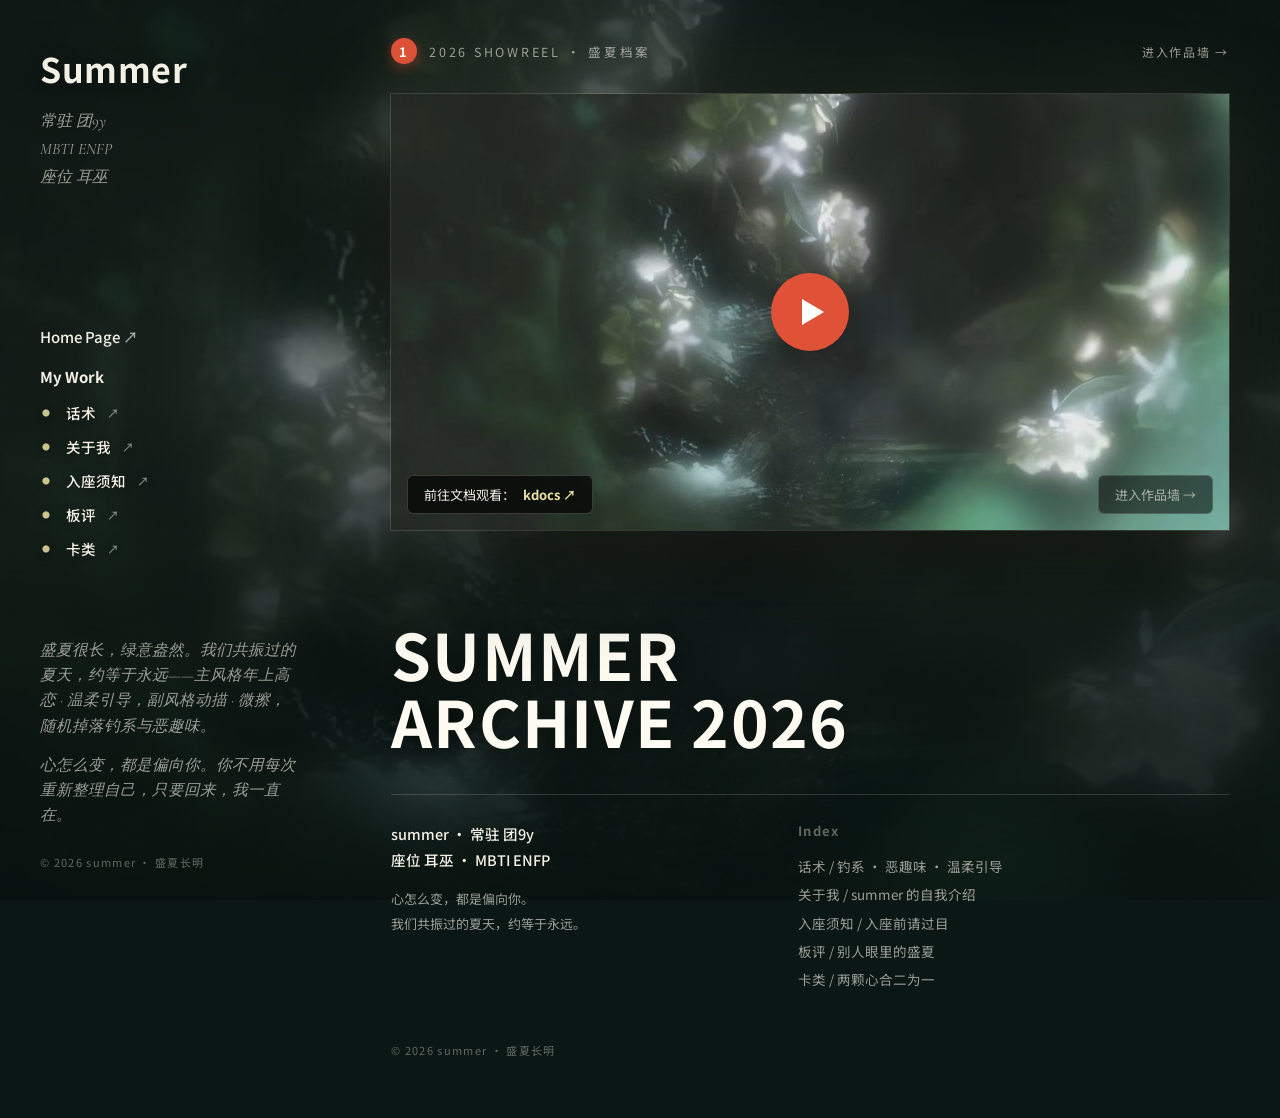
<file: index.html>
<!DOCTYPE html>
<html lang="zh-CN">
<head>
<meta charset="UTF-8">
<meta name="viewport" content="width=device-width, initial-scale=1.0">
<title>Summer · 盛夏档案</title>
<meta name="description" content="summer 的盛夏档案 — 心怎么变，都是偏向你。我们共振过的夏天约等于永远。">
<link rel="preconnect" href="https://fonts.googleapis.com">
<link rel="preconnect" href="https://fonts.gstatic.com" crossorigin>
<link href="https://fonts.googleapis.com/css2?family=Cormorant+Garamond:ital,wght@0,500;0,600;1,500;1,600&family=Noto+Sans+SC:wght@400;500;700&display=swap" rel="stylesheet">
<link rel="icon" href="data:image/svg+xml,%3Csvg xmlns='http://www.w3.org/2000/svg' viewBox='0 0 64 64'%3E%3Crect width='64' height='64' rx='14' fill='%230d3f4a'/%3E%3Ctext x='32' y='44' font-family='Georgia' font-style='italic' font-size='34' fill='%23f4f1e8' text-anchor='middle'%3ES%3C/text%3E%3C/svg%3E">
<link rel="stylesheet" href="assets/v4/style.css">
</head>
<body class="home" id="top">

  <!-- ══ 左侧固定侧栏（暗） ══ -->
  <aside class="side">
    <div class="side-top">
      <h1 class="name">Summer</h1>
      <p class="roles">常驻 团9y<br>MBTI ENFP<br>座位 耳巫</p>
    </div>

    <nav class="menu">
      <a class="home-link" href="#top">Home Page <span>↗</span></a>
      <span class="mw">My Work</span>
      <a class="item" href="work.html#ju1"><i>●</i>话术 <span>↗</span></a>
      <a class="item" href="work.html#ju2"><i>●</i>关于我 <span>↗</span></a>
      <a class="item" href="work.html#ju3"><i>●</i>入座须知 <span>↗</span></a>
      <a class="item" href="work.html#ju5"><i>●</i>板评 <span>↗</span></a>
      <a class="item" href="work.html#ju6"><i>●</i>卡类 <span>↗</span></a>
    </nav>

    <div class="bio">
      <p>盛夏很长，绿意盎然。我们共振过的夏天，约等于永远——主风格年上高恋 · 温柔引导，副风格动描 · 微擦，随机掉落钓系与恶趣味。</p>
      <p>心怎么变，都是偏向你。你不用每次重新整理自己，只要回来，我一直在。</p>
    </div>

    <span class="copy">© 2026 summer · 盛夏长明</span>
  </aside>

  <!-- ══ 右侧：暗色 SHOWREEL 首页 ══ -->
  <main class="stage">

    <div class="reel-head"><i class="dot">1</i>2026 SHOWREEL · 盛夏档案<a class="wall-link" href="work.html">进入作品墙 →</a></div>

    <a class="player" href="https://www.kdocs.cn/l/crAFPtKs0fEg" target="_blank" rel="noopener">
      <img src="assets/v2/dark-bloom.jpg" alt="暗夜花影">
      <span class="play"><b></b></span>
      <span class="pill">前往文档观看：<b>kdocs ↗</b></span>
      <span class="pill-wall">进入作品墙 →</span>
    </a>

    <footer class="foot">
      <h2 class="f-title">SUMMER<br>ARCHIVE 2026</h2>
      <div class="f-cols">
        <div class="f-left">
          <p class="f-line">summer · 常驻 团9y<br>座位 耳巫 · MBTI ENFP</p>
          <p class="f-quote">心怎么变，都是偏向你。<br>我们共振过的夏天，约等于永远。</p>
        </div>
        <div class="f-index">
          <b>Index</b>
          <a href="work.html#ju1">话术 / 钓系 · 恶趣味 · 温柔引导</a>
          <a href="work.html#ju2">关于我 / summer 的自我介绍</a>
          <a href="work.html#ju3">入座须知 / 入座前请过目</a>
          <a href="work.html#ju5">板评 / 别人眼里的盛夏</a>
          <a href="work.html#ju6">卡类 / 两颗心合二为一</a>
        </div>
      </div>
      <div class="foot-end">© 2026 summer · 盛夏长明</div>
    </footer>

  </main>

</body>
</html>
</file>
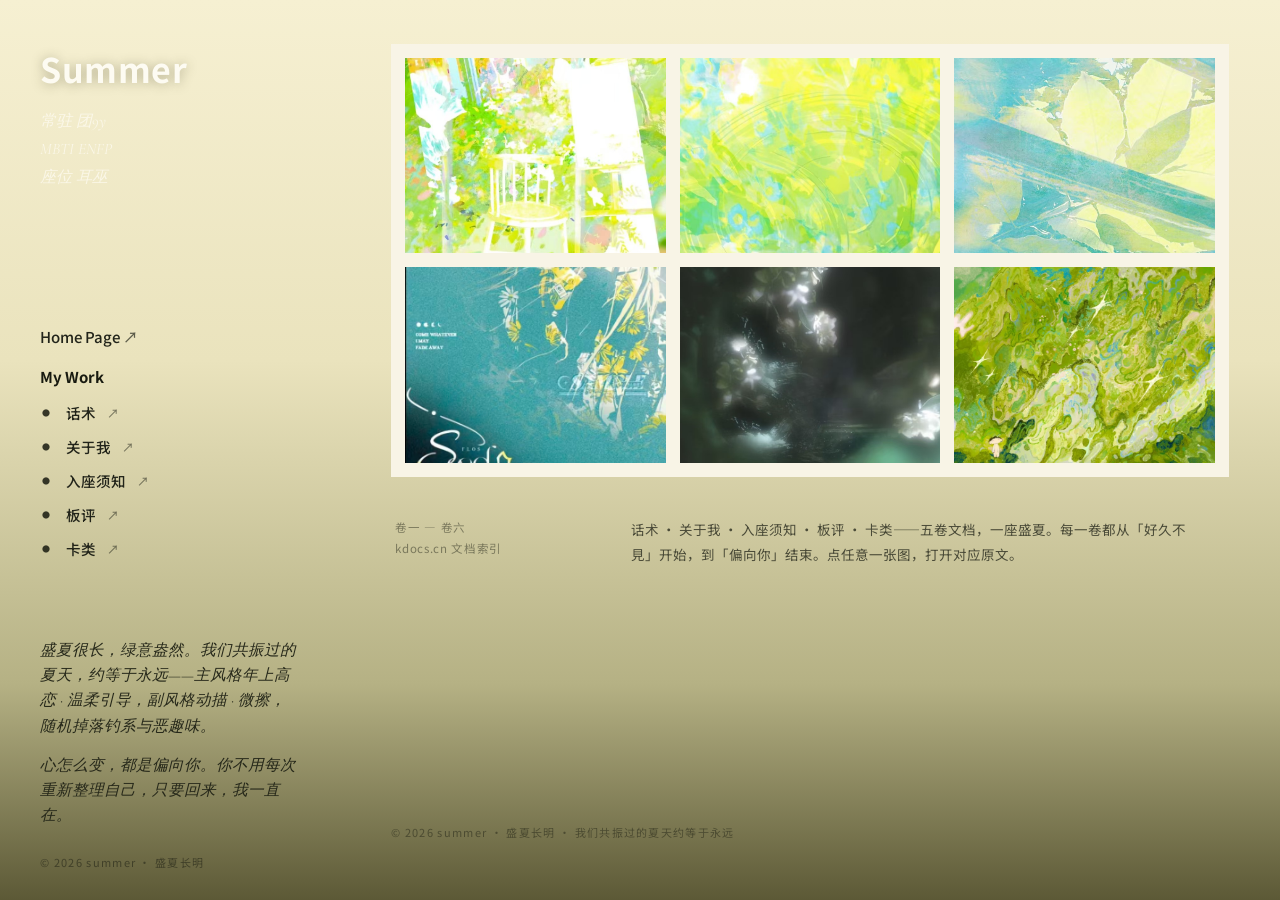
<file: work.html>
<!DOCTYPE html>
<html lang="zh-CN">
<head>
<meta charset="UTF-8">
<meta name="viewport" content="width=device-width, initial-scale=1.0">
<title>Summer · 作品墙</title>
<meta name="description" content="summer 的作品墙 — 关于我 · 入座须知 · 板评 · 卡类。">
<link rel="preconnect" href="https://fonts.googleapis.com">
<link rel="preconnect" href="https://fonts.gstatic.com" crossorigin>
<link href="https://fonts.googleapis.com/css2?family=Cormorant+Garamond:ital,wght@0,500;0,600;1,500;1,600&family=Noto+Sans+SC:wght@400;500;700&display=swap" rel="stylesheet">
<link rel="icon" href="data:image/svg+xml,%3Csvg xmlns='http://www.w3.org/2000/svg' viewBox='0 0 64 64'%3E%3Crect width='64' height='64' rx='14' fill='%23e8e0b8'/%3E%3Ctext x='32' y='44' font-family='Georgia' font-style='italic' font-size='34' fill='%23222418' text-anchor='middle'%3ES%3C/text%3E%3C/svg%3E">
<link rel="stylesheet" href="assets/v4/style.css">
</head>
<body class="work" id="top">

  <!-- ══ 左侧固定侧栏（亮） ══ -->
  <aside class="side">
    <div class="side-top">
      <h1 class="name">Summer</h1>
      <p class="roles">常驻 团9y<br>MBTI ENFP<br>座位 耳巫</p>
    </div>

    <nav class="menu">
      <a class="home-link" href="index.html">Home Page <span>↗</span></a>
      <span class="mw">My Work</span>
      <a class="item" href="#ju1" data-t="ju1"><i>●</i>话术 <span>↗</span></a>
      <a class="item" href="#ju2" data-t="ju2"><i>●</i>关于我 <span>↗</span></a>
      <a class="item" href="#ju3" data-t="ju3"><i>●</i>入座须知 <span>↗</span></a>
      <a class="item" href="#ju5" data-t="ju5"><i>●</i>板评 <span>↗</span></a>
      <a class="item" href="#ju6" data-t="ju6"><i>●</i>卡类 <span>↗</span></a>
    </nav>

    <div class="bio">
      <p>盛夏很长，绿意盎然。我们共振过的夏天，约等于永远——主风格年上高恋 · 温柔引导，副风格动描 · 微擦，随机掉落钓系与恶趣味。</p>
      <p>心怎么变，都是偏向你。你不用每次重新整理自己，只要回来，我一直在。</p>
    </div>

    <span class="copy">© 2026 summer · 盛夏长明</span>
  </aside>

  <!-- ══ 右侧：亮色网格作品墙 ══ -->
  <main class="stage">

    <div class="wall">
      <div class="row">
        <a class="tile" id="ju2" href="https://www.kdocs.cn/l/crAFPtKs0fEg" target="_blank" rel="noopener">
          <img src="assets/v2/chair.jpg" alt="白椅与花影"><span class="tag">卷二 · 关于我 ↗</span>
        </a>
        <a class="tile" id="ju3" href="https://www.kdocs.cn/l/crAFPtKs0fEg" target="_blank" rel="noopener">
          <img src="assets/v2/watercolor.jpg" alt="黄绿水色"><span class="tag">卷三 · 入座须知 ↗</span>
        </a>
        <a class="tile" id="ju5" href="https://www.kdocs.cn/l/chiHUwOdiJny" target="_blank" rel="noopener">
          <img src="assets/v2/leaves.jpg" alt="青叶光影"><span class="tag">卷五 · 板评 ↗</span>
        </a>
      </div>
      <div class="row">
        <a class="tile" id="ju1" href="https://www.kdocs.cn/l/cnFs3dIdDWgi" target="_blank" rel="noopener">
          <img src="assets/v2/seedcase.jpg" alt="Seed Case 青蓝海报"><span class="tag">卷一 · 话术 ↗</span>
        </a>
        <a class="tile dark" href="https://www.kdocs.cn/l/crAFPtKs0fEg" target="_blank" rel="noopener">
          <img src="assets/v2/dark-bloom.jpg" alt="暗夜花影"><span class="tag">盛夏总档 ↗</span>
        </a>
        <a class="tile" id="ju6" href="https://www.kdocs.cn/l/cvy4T6u420QU" target="_blank" rel="noopener">
          <img src="assets/v2/marble.jpg" alt="盛夏长明 · 绿意纹样"><span class="tag">卷六 · 卡类 ↗</span>
        </a>
      </div>
    </div>

    <div class="cap">
      <div class="cap-meta">卷一 — 卷六<br><span>kdocs.cn 文档索引</span></div>
      <div class="cap-txt">
        <p>话术 · 关于我 · 入座须知 · 板评 · 卡类——五卷文档，一座盛夏。每一卷都从「好久不見」开始，到「偏向你」结束。点任意一张图，打开对应原文。</p>
      </div>
    </div>

    <div class="w-foot">© 2026 summer · 盛夏长明 · 我们共振过的夏天约等于永远</div>

  </main>

<script>
  // 根据 hash 高亮对应菜单项并脉冲对应图块
  var id = (location.hash || '').replace('#', '');
  if (id) {
    var tile = document.getElementById(id);
    if (tile) {
      tile.classList.add('pulse');
      setTimeout(function(){ tile.classList.remove('pulse'); }, 2400);
      var link = document.querySelector('.menu .item[data-t="' + id + '"]');
      if (link) link.classList.add('active');
    }
  }
</script>
</body>
</html>
</file>
<file: assets/v4/style.css>
/* ═══════════════════════════════════════════════════════
   Summer Atelier v4 — 再次对照 Leyang Zhang 参考图迭代
   ① 作品墙改平贴拼贴：无圆角无阴影、米白间隙、横幅比例
   ② 首页「前往文档观看」胶囊移入播放卡内左下角
   ③ 页脚大字改粗无衬线；顶部胶囊改橙红圆点
   ═══════════════════════════════════════════════════════ */

:root{
  --side-w: 340px;
  --ink: #f3f0e6;
  --ink-dim: rgba(243,240,230,.62);
  --ink-faint: rgba(243,240,230,.38);
  --gold: #e9e2a2;
  --accent: #e05238;
  --radius: 0px;
}

*{ margin:0; padding:0; box-sizing:border-box; }
html{ scroll-behavior:smooth; }
body{ font-family:'Noto Sans SC', sans-serif; min-height:100vh; }

/* ═══════════ 主题：暗色首页 ═══════════ */
body.home{
  color:var(--ink);
  background:#0a1714;
}
body.home::before{
  content:"";
  position:fixed; inset:0; z-index:-2;
  background:url("../v2/dark-bloom.jpg") center / cover no-repeat;
}
body.home::after{
  content:"";
  position:fixed; inset:0; z-index:-1;
  background:
    radial-gradient(120% 90% at 18% 40%, rgba(6,18,15,.26) 0%, rgba(6,18,15,.6) 62%, rgba(4,12,10,.82) 100%),
    linear-gradient(180deg, rgba(5,14,12,.44) 0%, rgba(5,14,12,.36) 45%, rgba(4,11,9,.72) 100%);
}

/* ═══════════ 主题：亮色作品墙（垂直渐变，底部压暗） ═══════════ */
body.work{
  color:#22241a;
  background:linear-gradient(180deg, #f6f0d2 0%, #eae3bd 40%, #b5b184 76%, #5c5936 100%);
  background-attachment:fixed;
}

/* ═══════════ 侧栏 ═══════════ */
.side{
  position:fixed;
  top:0; left:0; bottom:0;
  width:var(--side-w);
  padding:44px 40px 30px;
  display:flex;
  flex-direction:column;
  z-index:20;
}
.name{
  font-size:34px; font-weight:700; letter-spacing:.5px;
  margin-bottom:14px;
}
.roles{
  font-family:'Cormorant Garamond', serif;
  font-style:italic;
  font-size:16px; line-height:1.75;
}
body.home .name{ color:var(--ink); text-shadow:0 2px 18px rgba(0,0,0,.45); }
body.home .roles{ color:var(--ink-dim); }
body.work .name{ color:#fdfbf2; text-shadow:0 1px 12px rgba(60,58,30,.35); }
body.work .roles{ color:rgba(253,251,242,.75); }

.menu{ margin-top:15vh; display:flex; flex-direction:column; gap:9px; }
.home-link{
  font-size:15px; font-weight:500;
  margin-bottom:10px; width:fit-content;
  text-decoration:none;
}
.home-link span{ opacity:.7; transition:.25s; display:inline-block; }
.home-link:hover span{ transform:translate(3px,-3px); }
.mw{ font-size:15px; font-weight:700; margin-bottom:4px; }
.menu .item{
  display:flex; align-items:center; gap:11px;
  font-size:14.5px; font-weight:500;
  padding:2px 0 2px 26px;
  position:relative; width:fit-content;
  text-decoration:none;
  transition:.25s;
}
.menu .item i{
  position:absolute; left:2px;
  font-size:8px; font-style:normal;
  opacity:.85;
}
.menu .item span{ opacity:.55; font-size:12px; transition:.25s; display:inline-block; }
.menu .item:hover span{ transform:translate(3px,-3px); opacity:1; }

body.home .home-link{ color:var(--ink); }
body.home .mw{ color:var(--ink); }
body.home .item{ color:var(--ink); text-shadow:0 1px 10px rgba(0,0,0,.4); }
body.home .item i{ color:var(--gold); }
body.home .item:hover, body.home .item.active{ color:var(--gold); }

body.work .home-link{ color:#22241a; }
body.work .mw{ color:#181a10; }
body.work .item{ color:#22241a; }
body.work .item i{ color:#181a10; }
body.work .item:hover, body.work .item.active{ color:#000; font-weight:700; }

.bio{
  margin-top:auto; padding-top:40px;
  font-family:'Cormorant Garamond', serif;
  font-style:italic;
  font-size:15.5px; line-height:1.62;
  display:flex; flex-direction:column; gap:14px;
}
body.home .bio{ color:var(--ink-dim); }
body.work .bio{ color:#26281a; }
.copy{ margin-top:26px; font-size:11px; letter-spacing:.12em; }
body.home .copy{ color:var(--ink-faint); }
body.work .copy{ color:rgba(24,26,16,.5); }

/* ═══════════ 主舞台 ═══════════ */
.stage{
  margin-left:var(--side-w);
  padding:0 4vw 60px;
  min-height:100vh;
  display:flex;
  flex-direction:column;
}

/* ── 首页：SHOWREEL ── */
body.home .stage{ gap:0; }
.reel-head{
  display:flex; align-items:center; gap:12px;
  padding:38px 0 30px;
  font-size:12.5px; letter-spacing:.22em;
  color:var(--ink-dim);
}
.reel-head .dot{
  width:26px; height:26px; border-radius:50%;
  background:var(--accent);
  display:inline-flex; align-items:center; justify-content:center;
  font-style:normal; font-size:13px; font-weight:700; color:#fff;
  box-shadow:0 4px 14px rgba(224,82,56,.4);
}
.reel-head .wall-link{
  margin-left:auto;
  font-size:12px; letter-spacing:.14em;
  color:var(--ink-dim); text-decoration:none;
  transition:.25s;
}
.reel-head .wall-link:hover{ color:var(--gold); }

.player{
  position:relative;
  display:block;
  max-width:920px;
  width:100%;
  margin:0 auto;
  overflow:hidden;
  box-shadow:0 0 0 1px rgba(243,240,230,.14), 0 0 100px rgba(233,226,162,.10), 0 34px 90px rgba(0,0,0,.6);
}
.player img{ width:100%; height:auto; display:block; opacity:.9; transition:opacity .5s, transform 1.1s; }
.player:hover img{ opacity:1; transform:scale(1.012); }
.player .play{
  position:absolute; top:50%; left:50%;
  width:78px; height:78px;
  transform:translate(-50%,-50%);
  border-radius:50%;
  background:var(--accent);
  display:flex; align-items:center; justify-content:center;
  box-shadow:0 14px 40px rgba(0,0,0,.5);
  transition:.35s;
}
.player:hover .play{ transform:translate(-50%,-50%) scale(1.08); }
.player .play b{
  width:0; height:0;
  border-left:22px solid #fff;
  border-top:13px solid transparent;
  border-bottom:13px solid transparent;
  margin-left:6px;
}
/* 卡内左下胶囊（对应参考图「前往平台观看」） */
.player .pill{
  position:absolute; left:16px; bottom:16px;
  display:inline-flex; align-items:center; gap:8px;
  padding:9px 16px;
  border-radius:6px;
  background:rgba(8,10,8,.82);
  backdrop-filter:blur(6px);
  border:1px solid rgba(243,240,230,.2);
  color:var(--ink);
  font-size:13px;
  transition:.25s;
}
.player .pill b{ color:var(--gold); font-weight:700; }
.player:hover .pill{ border-color:var(--gold); }
/* 卡内右下：进入作品墙 */
.player .pill-wall{
  position:absolute; right:16px; bottom:16px;
  display:inline-flex; align-items:center; gap:8px;
  padding:9px 16px;
  border-radius:6px;
  background:rgba(8,10,8,.55);
  backdrop-filter:blur(6px);
  border:1px solid rgba(243,240,230,.16);
  color:var(--ink-dim);
  font-size:13px;
  transition:.25s;
}
.player:hover .pill-wall{ color:var(--gold); border-color:rgba(233,226,162,.5); }

/* 首页页脚 */
body.home .foot{ margin-top:auto; padding-top:90px; }
.f-title{
  font-family:'Noto Sans SC', sans-serif;
  font-weight:700;
  font-size:clamp(36px, 5vw, 66px);
  line-height:1.05;
  letter-spacing:.02em;
  margin-bottom:40px;
  color:#fdfbf2;
  text-shadow:0 2px 24px rgba(0,0,0,.55);
}
.f-cols{
  display:grid;
  grid-template-columns:1fr 1.2fr;
  gap:48px;
  padding-top:26px;
  border-top:1px solid rgba(243,240,230,.16);
}
.f-left .f-line{ font-size:14.5px; font-weight:500; line-height:1.8; }
.f-left .f-quote{ margin-top:14px; font-size:13px; line-height:1.9; color:var(--ink-dim); }
.f-index b{ display:block; font-size:13px; letter-spacing:.1em; color:var(--ink-faint); margin-bottom:12px; }
.f-index a{
  display:block; width:fit-content;
  color:var(--ink-dim); text-decoration:none;
  font-size:13.5px; line-height:2.1;
  transition:.25s;
}
.f-index a:hover{ color:var(--gold); transform:translateX(4px); }
.foot-end{ margin-top:48px; font-size:11px; letter-spacing:.12em; color:var(--ink-faint); }

/* ── 作品墙：平贴拼贴网格 ── */
body.work .stage{ padding-top:44px; gap:34px; }
.wall{
  display:flex; flex-direction:column; gap:14px;
  background:#f8f4e6;
  padding:14px;
}
.row{ display:grid; grid-template-columns:repeat(3, 1fr); gap:14px; }
.tile{
  position:relative;
  display:block;
  aspect-ratio:4 / 3;
  overflow:hidden;
  background:#101510;
}
.row .tile img{ width:100%; height:100%; object-fit:cover; display:block; transition:transform .9s cubic-bezier(.2,.7,.2,1), filter .5s; }
.tile:hover img{ transform:scale(1.04); }
.tile .tag{
  position:absolute; left:14px; bottom:14px;
  padding:7px 13px;
  font-size:12px; letter-spacing:.05em;
  color:#f3f0e6;
  background:rgba(10,16,12,.66);
  backdrop-filter:blur(6px);
  border-radius:99px;
  opacity:0; transform:translateY(8px);
  transition:.35s;
}
.tile:hover .tag{ opacity:1; transform:translateY(0); }
.tile.pulse{ animation:pulse 1.2s ease-in-out 2; }
@keyframes pulse{
  0%,100%{ box-shadow:0 0 0 0 rgba(233,226,162,0); }
  50%{ box-shadow:0 0 0 5px #fff9d9, 0 0 60px rgba(233,226,162,.95); }
}
.menu .item.active{ position:relative; }
.menu .item.active::after{
  content:"";
  position:absolute; left:0; right:auto; bottom:-2px;
  width:18px; height:2px; background:currentColor;
}

.cap{
  display:grid;
  grid-template-columns:200px 1fr;
  gap:36px;
  padding:6px 4px 0;
  max-width:980px;
}
.cap-meta{ font-size:11.5px; line-height:1.8; letter-spacing:.06em; color:rgba(24,26,16,.45); }
.cap-txt p{ font-size:13.5px; line-height:1.85; color:rgba(24,26,16,.72); max-width:560px; }
.w-foot{ margin-top:auto; padding-top:46px; font-size:11px; letter-spacing:.12em; color:rgba(24,26,16,.45); }

/* ═══════════ 移动端 ═══════════ */
@media (max-width: 1060px){
  :root{ --side-w:0px; }
  .side{ position:static; width:100%; padding:36px 24px 8px; }
  .menu{ margin-top:30px; }
  .bio{ margin-top:26px; padding-top:22px; }
  body.home .bio{ border-top:1px solid rgba(243,240,230,.14); }
  body.work .bio{ border-top:1px solid rgba(24,26,16,.2); }
  .copy{ display:none; }
  .stage{ margin-left:0; padding:26px 24px 50px; }
  body.home .stage{ padding-top:8px; }
  body.home .foot{ padding-top:64px; }
  .reel-head{ padding-top:14px; }
  .reel-head .wall-link{ display:none; }
  .f-cols{ grid-template-columns:1fr; gap:30px; }
  body.work .stage{ padding-top:22px; }
  .wall{ padding:10px; gap:10px; }
  .row{ grid-template-columns:repeat(2, 1fr); gap:10px; }
  .tile .tag{ opacity:1; transform:none; }
  .player .pill, .player .pill-wall{ padding:7px 12px; font-size:12px; }
  .cap{ grid-template-columns:1fr; gap:12px; }
}
@media (max-width: 560px){
  .row{ grid-template-columns:1fr; }
  .tile{ aspect-ratio:4 / 3; }
  .player .pill-wall{ display:none; }
}
</file>
